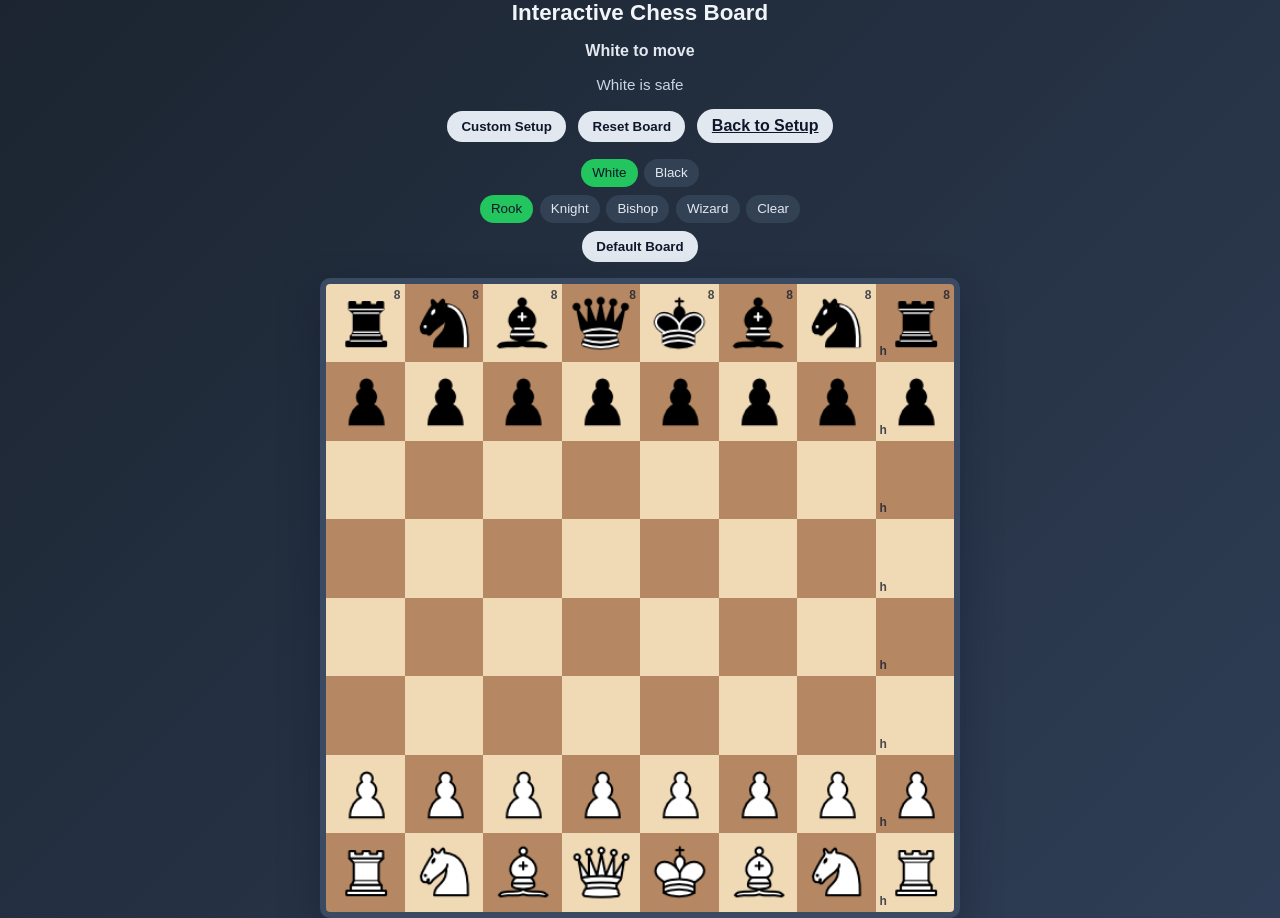
<file: index.html>
<!DOCTYPE html>
<html lang="en">
  <head>
    <meta charset="UTF-8" />
    <meta name="viewport" content="width=device-width, initial-scale=1.0" />
    <title>Chess Board</title>
    <link rel="stylesheet" href="style.css" />
  </head>
  <body data-page-mode="game">
    <main class="app-shell">
      <h1 class="app-title">Interactive Chess Board</h1>
      <p id="turn-indicator" class="turn-indicator">White to move</p>
      <p id="status-indicator" class="status-indicator">White is safe</p>
      <div class="board-actions">
        <button id="setup-mode-button" class="swap-button" type="button">Custom Setup</button>
        <button id="reset-board-button" class="swap-button" type="button">Reset Board</button>
        <a class="swap-button" href="swap.html">Back to Setup</a>
      </div>
      <div id="setup-controls" class="setup-controls" hidden>
        <div class="setup-side-picker">
          <button class="setup-side-button active" data-setup-side="white" type="button">White</button>
          <button class="setup-side-button" data-setup-side="black" type="button">Black</button>
        </div>
        <div class="setup-piece-picker">
          <button class="setup-piece-button active" data-setup-piece="r" type="button">Rook</button>
          <button class="setup-piece-button" data-setup-piece="n" type="button">Knight</button>
          <button class="setup-piece-button" data-setup-piece="b" type="button">Bishop</button>
          <button class="setup-piece-button" data-setup-piece="z" type="button">Wizard</button>
          <button class="setup-piece-button" data-setup-piece="clear" type="button">Clear</button>
        </div>
        <button id="default-board-button" class="swap-button" type="button">Default Board</button>
      </div>
      <div id="chess-board" class="chessBoard" aria-label="Chess board"></div>
    </main>

    <script>
      const cacheBuster = Date.now();
      document.write('<script src="chessRules.js?v=' + cacheBuster + '"><\/script>');
      document.write('<script src="chessmovement.js?v=' + cacheBuster + '"><\/script>');
      document.write('<script src="boardSetup.js?v=' + cacheBuster + '"><\/script>');
      document.write('<script src="colors.js?v=' + cacheBuster + '"><\/script>');
      document.write('<script src="main.js?v=' + cacheBuster + '"><\/script>');
    </script>
  </body>
</html>
</file>
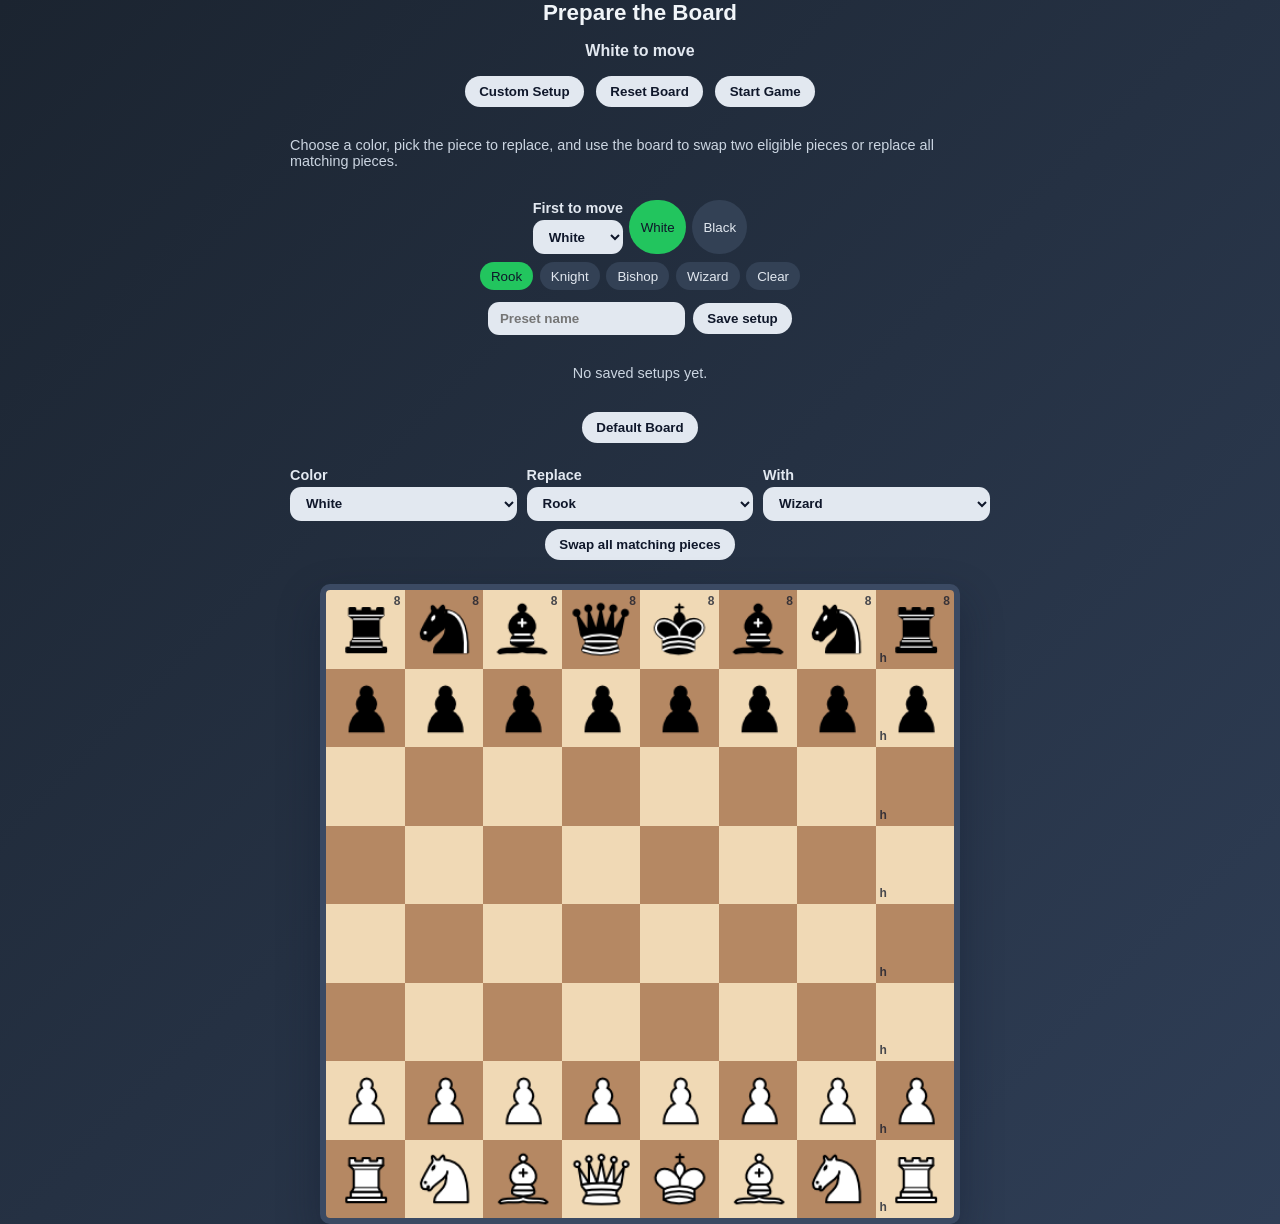
<file: swap.html>
<!DOCTYPE html>
<html lang="en">
  <head>
    <meta charset="UTF-8" />
    <meta name="viewport" content="width=device-width, initial-scale=1.0" />
    <title>Chess Board Setup</title>
    <link rel="stylesheet" href="style.css" />
  </head>
  <body data-page-mode="swap">
    <main class="app-shell">
      <h1 class="app-title">Prepare the Board</h1>
      <p id="turn-indicator" class="turn-indicator">Choose a side and swap pieces before starting</p>
      <div class="board-actions">
        <button id="setup-mode-button" class="swap-button" type="button">Custom Setup</button>
        <button id="reset-board-button" class="swap-button" type="button">Reset Board</button>
        <button id="start-game-button" class="swap-button" type="button">Start Game</button>
      </div>
      <p id="swap-help" class="swap-help">Choose a color, pick the piece to replace, and use the board to swap two eligible pieces or replace all matching pieces.</p>
      <div id="setup-controls" class="setup-controls" hidden>
        <div class="setup-side-picker">
          <label class="swap-control">
            <span>First to move</span>
            <select id="start-color-select" class="swap-select">
              <option value="white">White</option>
              <option value="black">Black</option>
            </select>
          </label>
          <button class="setup-side-button active" data-setup-side="white" type="button">White</button>
          <button class="setup-side-button" data-setup-side="black" type="button">Black</button>
        </div>
        <div class="setup-piece-picker">
          <button class="setup-piece-button active" data-setup-piece="r" type="button">Rook</button>
          <button class="setup-piece-button" data-setup-piece="n" type="button">Knight</button>
          <button class="setup-piece-button" data-setup-piece="b" type="button">Bishop</button>
          <button class="setup-piece-button" data-setup-piece="z" type="button">Wizard</button>
          <button class="setup-piece-button" data-setup-piece="clear" type="button">Clear</button>
        </div>
        <div class="preset-controls">
          <input id="preset-name-input" class="swap-select" type="text" placeholder="Preset name" />
          <button id="save-preset-button" class="swap-button" type="button">Save setup</button>
        </div>
        <div id="preset-list" class="preset-list"></div>
        <button id="default-board-button" class="swap-button" type="button">Default Board</button>
      </div>
      <div id="bulk-swap-controls" class="swap-controls">
        <div class="swap-control-grid">
          <label class="swap-control">
            <span>Color</span>
            <select id="swap-side-select" class="swap-select">
              <option value="white">White</option>
              <option value="black">Black</option>
            </select>
          </label>
          <label class="swap-control">
            <span>Replace</span>
            <select id="swap-from-select" class="swap-select">
              <option value="r">Rook</option>
              <option value="n">Knight</option>
              <option value="b">Bishop</option>
              <option value="z">Wizard</option>
              <option value="q">Queen</option>
              <option value="k">King</option>
              <option value="p">Pawn</option>
            </select>
          </label>
          <label class="swap-control">
            <span>With</span>
            <select id="swap-to-select" class="swap-select">
              <option value="r">Rook</option>
              <option value="n">Knight</option>
              <option value="b">Bishop</option>
              <option value="z">Wizard</option>
              <option value="q">Queen</option>
              <option value="k">King</option>
              <option value="p">Pawn</option>
            </select>
          </label>
        </div>
        <button id="swap-all-button" class="swap-button" type="button">Swap all matching pieces</button>
      </div>
      <div id="chess-board" class="chessBoard" aria-label="Chess board"></div>
    </main>

    <script>
      const cacheBuster = Date.now();
      document.write('<script src="chessRules.js?v=' + cacheBuster + '"><\/script>');
      document.write('<script src="chessmovement.js?v=' + cacheBuster + '"><\/script>');
      document.write('<script src="boardSetup.js?v=' + cacheBuster + '"><\/script>');
      document.write('<script src="colors.js?v=' + cacheBuster + '"><\/script>');
      document.write('<script src="main.js?v=' + cacheBuster + '"><\/script>');
    </script>
  </body>
</html>
</file>
<file: style.css>
* {
  box-sizing: border-box;
}

body {
  margin: 0;
  min-height: 100vh;
  display: grid;
  place-items: center;
  background: linear-gradient(135deg, #1b2430, #2f3e56);
  font-family: Verdana, Geneva, Tahoma, sans-serif;
}

.app-shell {
  display: grid;
  gap: 1rem;
  justify-items: center;
  width: min(92vw, 700px);
}

.app-title {
  margin: 0;
  color: #f1f5f9;
  font-size: clamp(1rem, 2vw, 1.4rem);
  text-align: center;
}

.turn-indicator {
  margin: 0;
  color: #e2e8f0;
  font-size: clamp(0.9rem, 1.5vw, 1rem);
  font-weight: 700;
  text-align: center;
}

.status-indicator {
  margin: 0;
  color: #cbd5e1;
  font-size: 0.95rem;
  text-align: center;
}

.status-indicator.warning {
  color: #fca5a5;
  font-weight: 700;
}

.board-actions {
  display: flex;
  align-items: center;
  gap: 0.75rem;
  flex-wrap: wrap;
  justify-content: center;
}

.swap-button {
  border: none;
  background: #e2e8f0;
  color: #0f172a;
  padding: 0.5rem 0.9rem;
  border-radius: 999px;
  font-weight: 700;
  cursor: pointer;
}

.swap-button.active {
  background: #f59e0b;
  color: #0f172a;
}

.swap-help {
  color: #cbd5e1;
  font-size: 0.9rem;
}

.setup-controls,
.swap-controls {
  display: flex;
  flex-direction: column;
  align-items: center;
  gap: 0.5rem;
}

.setup-side-picker,
.setup-piece-picker {
  display: flex;
  gap: 0.4rem;
  flex-wrap: wrap;
  justify-content: center;
}

.swap-controls {
  width: 100%;
  max-width: 700px;
  padding: 0.5rem 0;
}

.swap-control-grid {
  display: grid;
  grid-template-columns: repeat(3, minmax(140px, 1fr));
  gap: 0.6rem;
  width: 100%;
}

.swap-control {
  display: flex;
  flex-direction: column;
  gap: 0.25rem;
  color: #e2e8f0;
  font-size: 0.9rem;
  font-weight: 600;
}

.swap-select {
  border: none;
  border-radius: 0.7rem;
  padding: 0.55rem 0.75rem;
  background: #e2e8f0;
  color: #0f172a;
  font-weight: 600;
}

#swap-all-button {
  min-width: 180px;
}

.preset-controls {
  display: flex;
  gap: 0.5rem;
  align-items: center;
  flex-wrap: wrap;
  justify-content: center;
  margin: 0.25rem 0 0.5rem;
}

.preset-list {
  display: flex;
  flex-wrap: wrap;
  gap: 0.5rem;
  justify-content: center;
  margin-bottom: 0.5rem;
}

.preset-list-items {
  display: flex;
  flex-wrap: wrap;
  gap: 0.5rem;
  justify-content: center;
}

.setup-side-button,
.setup-piece-button {
  border: none;
  background: #334155;
  color: #e2e8f0;
  padding: 0.4rem 0.7rem;
  border-radius: 999px;
  cursor: pointer;
}

.setup-side-button.active,
.setup-piece-button.active {
  background: #22c55e;
  color: #0f172a;
}

.chessBoard {
  width: min(92vw, 640px);
  aspect-ratio: 1 / 1;
  display: grid;
  grid-template-columns: repeat(8, 1fr);
  grid-template-rows: repeat(8, 1fr);
  border: 6px solid #3b4a63;
  border-radius: 10px;
  overflow: hidden;
  box-shadow: 0 18px 40px rgba(15, 23, 42, 0.4);
}

.square {
  position: relative;
  display: flex;
  justify-content: center;
  align-items: center;
  user-select: none;
}

.square.white {
  background-color: #f0d9b5;
}

.square.black {
  background-color: #b58863;
}

.square.hover {
  outline: 3px solid #f59e0b;
  outline-offset: -3px;
}

/* Highlight valid move targets while dragging a piece */
.square.move-target {
  outline: 3px solid rgba(34, 197, 94, 0.95);
  outline-offset: -3px;
}

/* Outline pieces that can be captured */
.piece.captureable {
  outline: 3px solid rgba(239, 68, 68, 0.95);
  outline-offset: -3px;
}

.square.selected-swap {
  outline: 3px solid #22c55e;
  outline-offset: -3px;
}

.square.locked {
  box-shadow: inset 0 0 0 3px #ef4444;
}

.piece {
  width: 100%;
  height: 100%;
  display: grid;
  place-items: center;
  cursor: grab;
  padding: 8%;
  z-index: 1;
}

.piece img {
  width: 100%;
  height: 100%;
  object-fit: contain;
  display: block;
  pointer-events: none;
}

.coordinate {
  position: absolute;
  font-size: clamp(9px, 1vw, 12px);
  font-weight: 700;
  pointer-events: none;
  color: rgba(15, 23, 42, 0.75);
}

.coordinate.file {
  left: 4px;
  bottom: 4px;
}

.coordinate.rank {
  right: 4px;
  top: 4px;
}

@media (max-width: 600px) {
  .app-shell {
    width: 100%;
  }

  .swap-control-grid {
    grid-template-columns: 1fr;
  }

  .chessBoard {
    width: 100vw;
    max-width: 100vw;
    border-radius: 0;
  }
}
</file>
